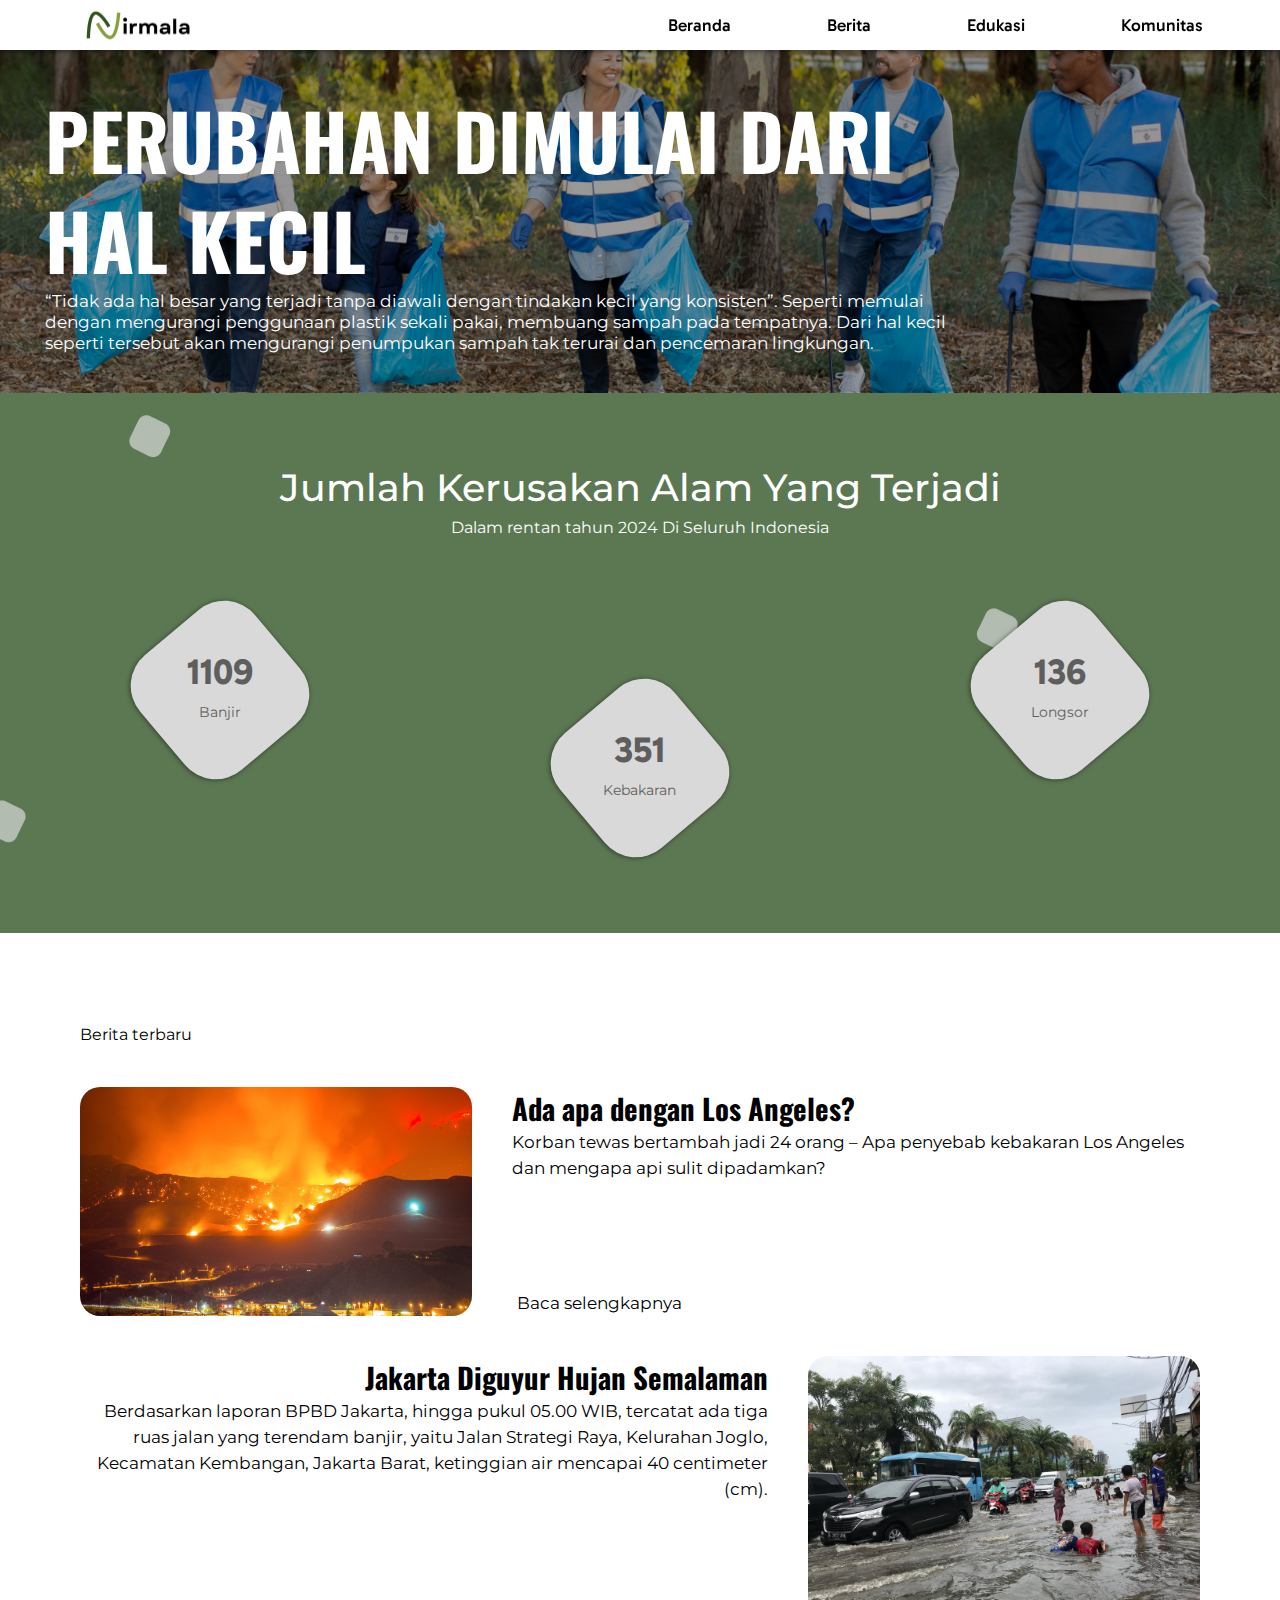
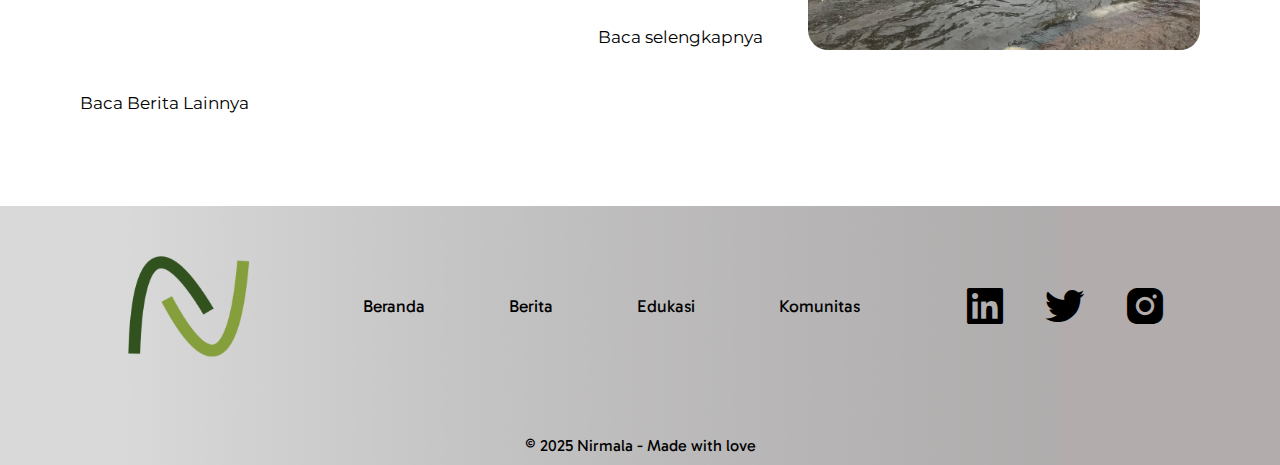
<file: index.html>
<!DOCTYPE html>
<html lang="en">
  <head>
    <meta charset="UTF-8" />
    <meta name="viewport" content="width=device-width, initial-scale=1.0" />
    <title>Nirmala - Nurturing Nature : A Holistic Approach Two Enviromental Sustainability
    </title>
    <link rel="shortcut icon" href="logo/logoN.png" type="img">
    <link rel="stylesheet" href="cssKK.css"/>
    <link href="https://unpkg.com/boxicons@2.1.4/css/boxicons.min.css" rel="stylesheet"/>
  </head>
  <body>

<!-- header start -->
    <header>
        <div class="navbro">
            <a href="https://censafz.github.io/nirmalanuture/" class="logo"><img src="logo/Untitled (1920 x 1080 px).png" width="120px" alt=""></a>
            <span><i class="bx bx-menu" id="menu-icon"></i></span>
        </div>
        <nav class="navbar">
            <span><a href="https://censafz.github.io/nirmalanuture/">Beranda</a></span>
            <span><a href="https://censafz.github.io/nirmalaberita/">Berita</a></span>
            <span><a href="https://censafz.github.io/nirmalaedukasi/">Edukasi</a></span>
            <span><a href="https://censafz.github.io/nirmalakomunitas/">Komunitas</a></span>
        </nav>
    </header>
<!-- header end -->

<!-- beranda start -->
    <section class="beranda" id="beranda">
        <div class="konten-beranda">
            <h1 class="h1">PERUBAHAN DIMULAI DARI HAL KECIL</h1>
            <p class="p">“Tidak ada hal besar yang terjadi tanpa diawali dengan tindakan kecil yang konsisten”. Seperti memulai dengan mengurangi penggunaan plastik sekali pakai, membuang sampah pada tempatnya. Dari hal kecil seperti tersebut akan mengurangi penumpukan sampah tak terurai dan pencemaran lingkungan.</p>
        </div>
    </section>
<!-- beranda end -->

<!-- keerusakan start -->
    <section class="kerusakan-alam">
        <div class="title">
          <h1 class="h1">Jumlah Kerusakan Alam Yang Terjadi</h1>
          <p class="p">Dalam rentan tahun 2024 Di Seluruh Indonesia</p>
        </div>
        <div class="elemen">
            <div class="card">
                <div class="angka">
                    <h2 class="number">1109</h2>
                    <p class="p">Banjir</p>
                </div>
            </div>
            <div class="card">
                <div class="angka">
                    <h2 class="number">351</h2>
                    <p class="p">Kebakaran</p>
                </div>
            </div>
            <div class="card">
                <div class="angka">
                    <h2 class="number">136</h2>
                    <p class="p">Longsor</p>
                </div>
            </div>
        </div>
    </section>
<!-- kerusakan end -->

<!-- berita start -->
    <section class="berita" id="berita">
        <div class="title">
            <p class="p">Berita terbaru</p>
        </div>
        <div class="konten-berita1">
            <img src="slider/1736353052_Fire-in-Los-Angeles-30000-evacuated-and-uncontainable-flames-state.jpg" alt="">
            <div class="element-berita">
                <div class="judul-isi">
                    <h3 class="h3">Ada apa dengan Los Angeles?</h3>
                    <p class="p">Korban tewas bertambah jadi 24 orang – Apa penyebab kebakaran Los Angeles dan mengapa api sulit dipadamkan?</p>
                </div>
                <div class="menu-berita">
                    <a href="https://www.bbc.com/indonesia/articles/cvg7glg03meo#:~:text=Korban%20tewas%20bertambah%20jadi%2024%20orang%20%E2%80%93%20Apa,Palisades%2C%20Los%20Angeles%2C%20California.%20Diperbarui%2013%20Januari%202025" target="_blank"><p class="p">Baca selengkapnya</p></a>
                </div>
            </div>
        </div>
        <div class="konten-berita2">
            <div class="element-berita">
                <div class="judul-isi">
                    <h3 class="h3">Jakarta Diguyur Hujan Semalaman</h3>
                    <p class="p">Berdasarkan laporan BPBD Jakarta, hingga pukul 05.00 WIB, tercatat ada tiga ruas jalan yang terendam banjir, yaitu Jalan Strategi Raya, Kelurahan Joglo, Kecamatan Kembangan, Jakarta Barat, ketinggian air mencapai 40 centimeter (cm).</p>
                </div>
                <div class="menu-berita">
                    <a href="https://megapolitan.kompas.com/read/2025/01/09/08064371/diguyur-hujan-semalaman-3-ruas-jalan-di-jakarta-masih-banjir" target="_blank"><p class="p">Baca selengkapnya</p></a>
                </div>
            </div>
            <img src="slider/shutterstock_1750718978-1.jpg" alt="">

        </div>
        
        <a href="https://censafz.github.io/nirmalaberita/"><p class="p lainya">Baca Berita Lainnya</p></a>
    </section>
<!-- berita end -->

    <footer class="footer">
    <div class="footer1">
        <img src="logo/logoN.png" alt="Your Logo">

        <ul class="list">
            <li>
                <a href="https://censafz.github.io/nirmalanuture/">Beranda</a>
            </li>
            <li>
                <a href="https://censafz.github.io/nirmalaberita/">Berita</a>
            </li>
            <li>
                <a href="https://censafz.github.io/nirmalaedukasi/">Edukasi</a>
            </li>
            <li>
                <a href="https://censafz.github.io/nirmalakomunitas/">Komunitas</a>
            </li>
        </ul>
        <div class="social-icons">
            <a href="https://id.linkedin.com/company/kementerian-lingkungan-hidup-dan-kehutanan" target="_blank">
                <i class='bx bxl-linkedin-square'></i>
            </a>
            <a href="https://x.com/KementerianLHK/status/1874147819969536353" target="_blank">
                <i class='bx bxl-twitter'></i>
            </a>
            <a href="https://www.instagram.com/kementerianlhk/" target="_blank">
                <i class='bx bxl-instagram-alt'></i>
            </a>
        </div>
    </div>

        <p class="copyright">
            © 2025 Nirmala - Made with love
        </p>
    </footer>
    <script src="javakita.js"></script>
  </body>
</html>
</file>
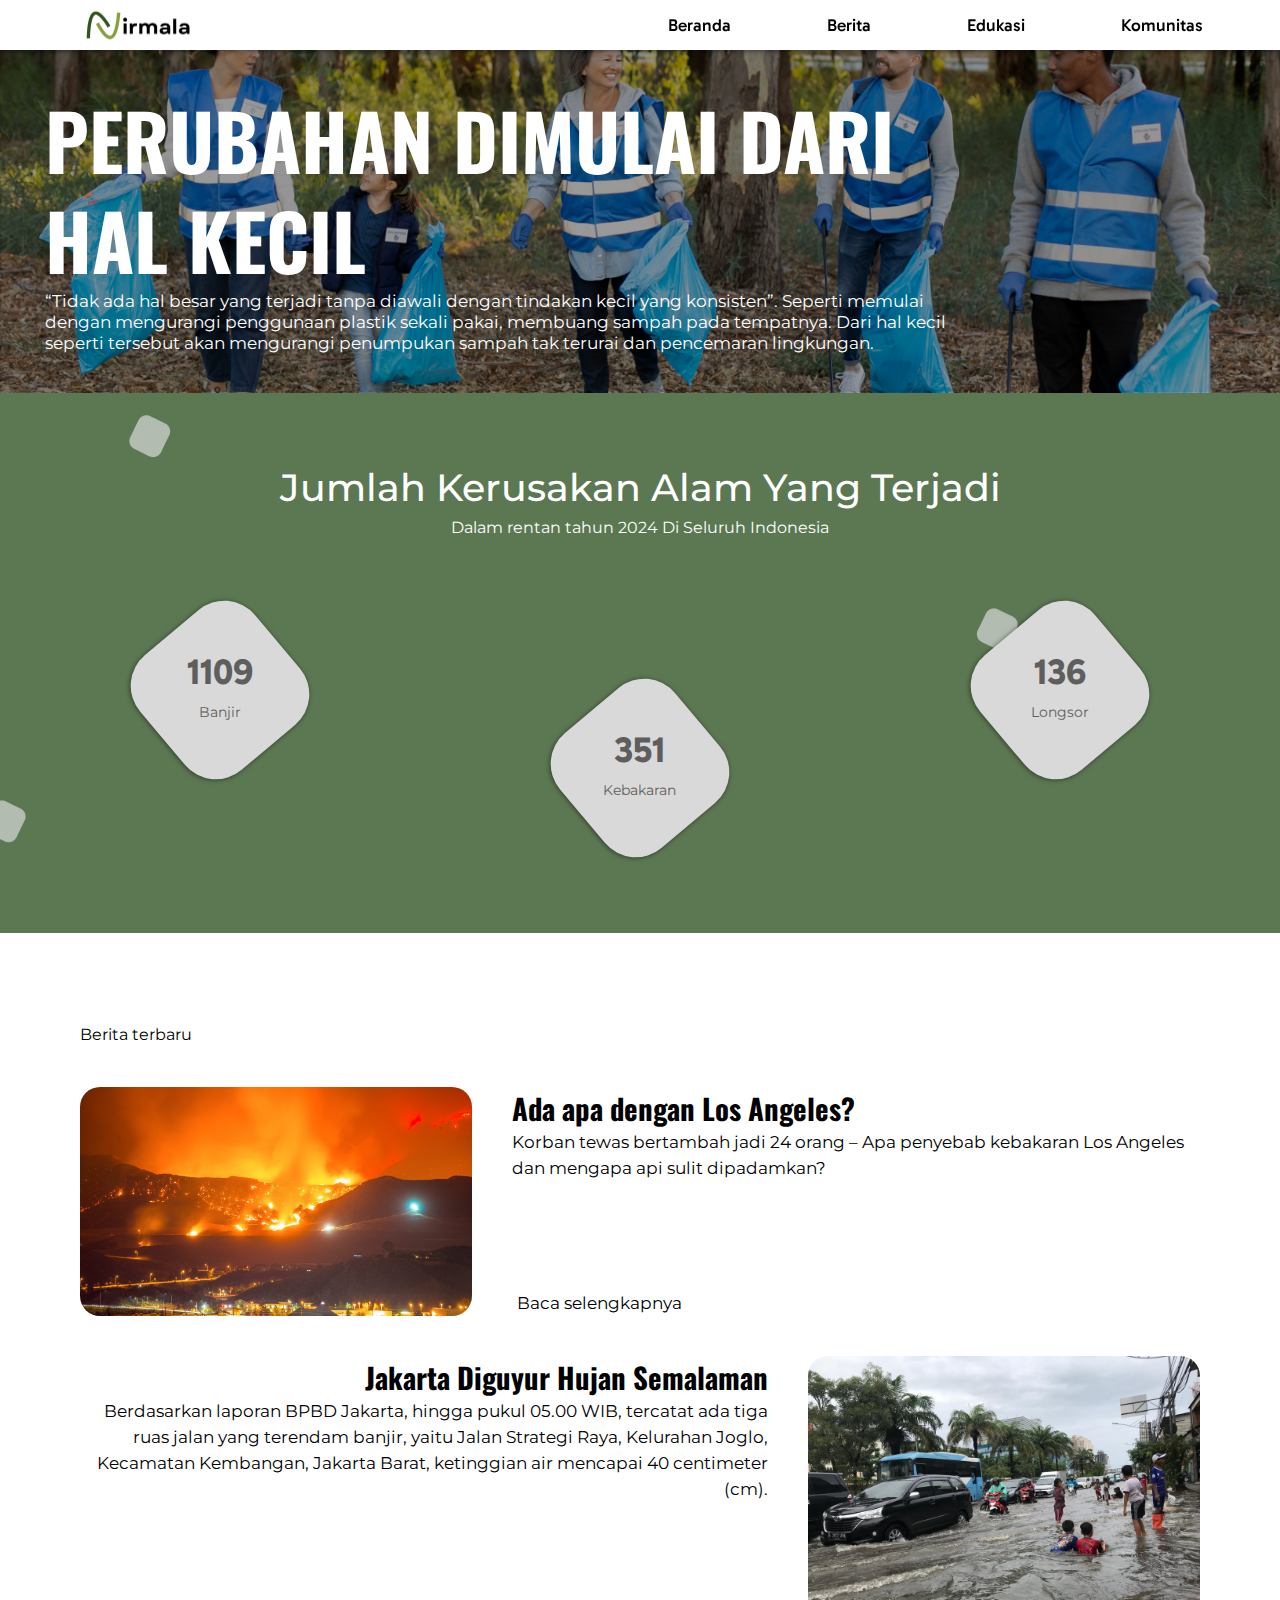
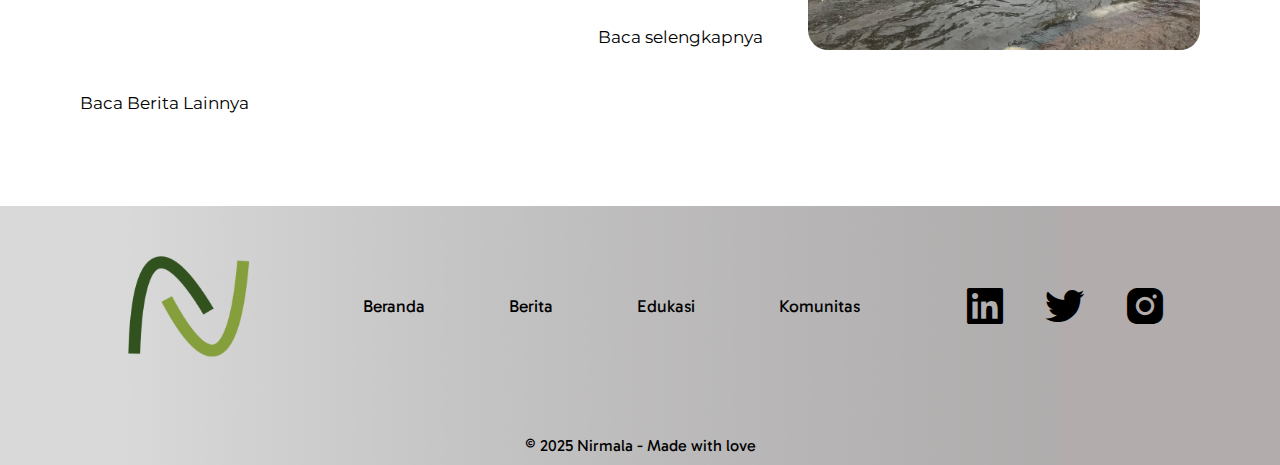
<file: beranda.html>
<!DOCTYPE html>
<html lang="en">
  <head>
    <meta charset="UTF-8" />
    <meta name="viewport" content="width=device-width, initial-scale=1.0" />
    <title>Nirmala - Nurturing Nature : A Holistic Approach Two Enviromental Sustainability
    </title>
    <link rel="shortcut icon" href="logo/logoN.png" type="img">
    <link rel="stylesheet" href="cssKK.css"/>
    <link href="https://unpkg.com/boxicons@2.1.4/css/boxicons.min.css" rel="stylesheet"/>
  </head>
  <body>

<!-- header start -->
    <header>
        <div class="navbro">
            <a href="#beranda" class="logo"><img src="logo/Untitled (1920 x 1080 px).png" width="120px" alt=""></a>
            <span><i class="bx bx-menu" id="menu-icon"></i></span>
        </div>
        <nav class="navbar">
            <span><a href="#beranda">Beranda</a></span>
            <span><a href="berita.html">Berita</a></span>
            <span><a href="edukasi.html">Edukasi</a></span>
            <span><a href="komunitas.html">Komunitas</a></span>
        </nav>
    </header>
<!-- header end -->

<!-- beranda start -->
    <section class="beranda" id="beranda">
        <div class="konten-beranda">
            <h1 class="h1">PERUBAHAN DIMULAI DARI HAL KECIL</h1>
            <p class="p">“Tidak ada hal besar yang terjadi tanpa diawali dengan tindakan kecil yang konsisten”. Seperti memulai dengan mengurangi penggunaan plastik sekali pakai, membuang sampah pada tempatnya. Dari hal kecil seperti tersebut akan mengurangi penumpukan sampah tak terurai dan pencemaran lingkungan.</p>
        </div>
    </section>
<!-- beranda end -->

<!-- keerusakan start -->
    <section class="kerusakan-alam">
        <div class="title">
          <h1 class="h1">Jumlah Kerusakan Alam Yang Terjadi</h1>
          <p class="p">Dalam rentan tahun 2024 Di Seluruh Indonesia</p>
        </div>
        <div class="elemen">
            <div class="card">
                <div class="angka">
                    <h2 class="number">1109</h2>
                    <p class="p">Banjir</p>
                </div>
            </div>
            <div class="card">
                <div class="angka">
                    <h2 class="number">351</h2>
                    <p class="p">Kebakaran</p>
                </div>
            </div>
            <div class="card">
                <div class="angka">
                    <h2 class="number">136</h2>
                    <p class="p">Longsor</p>
                </div>
            </div>
        </div>
    </section>
<!-- kerusakan end -->

<!-- berita start -->
    <section class="berita" id="berita">
        <div class="title">
            <p class="p">Berita terbaru</p>
        </div>
        <div class="konten-berita1">
            <img src="slider/1736353052_Fire-in-Los-Angeles-30000-evacuated-and-uncontainable-flames-state.jpg" alt="">
            <div class="element-berita">
                <div class="judul-isi">
                    <h3 class="h3">Ada apa dengan Los Angeles?</h3>
                    <p class="p">Korban tewas bertambah jadi 24 orang – Apa penyebab kebakaran Los Angeles dan mengapa api sulit dipadamkan?</p>
                </div>
                <div class="menu-berita">
                    <a href="https://www.bbc.com/indonesia/articles/cvg7glg03meo#:~:text=Korban%20tewas%20bertambah%20jadi%2024%20orang%20%E2%80%93%20Apa,Palisades%2C%20Los%20Angeles%2C%20California.%20Diperbarui%2013%20Januari%202025" target="_blank"><p class="p">Baca selengkapnya</p></a>
                </div>
            </div>
        </div>
        <div class="konten-berita2">
            <div class="element-berita">
                <div class="judul-isi">
                    <h3 class="h3">Jakarta Diguyur Hujan Semalaman</h3>
                    <p class="p">Berdasarkan laporan BPBD Jakarta, hingga pukul 05.00 WIB, tercatat ada tiga ruas jalan yang terendam banjir, yaitu Jalan Strategi Raya, Kelurahan Joglo, Kecamatan Kembangan, Jakarta Barat, ketinggian air mencapai 40 centimeter (cm).</p>
                </div>
                <div class="menu-berita">
                    <a href="https://megapolitan.kompas.com/read/2025/01/09/08064371/diguyur-hujan-semalaman-3-ruas-jalan-di-jakarta-masih-banjir" target="_blank"><p class="p">Baca selengkapnya</p></a>
                </div>
            </div>
            <img src="slider/shutterstock_1750718978-1.jpg" alt="">

        </div>
        
        <a href="berita.html"><p class="p lainya">Baca Berita Lainnya</p></a>
    </section>
<!-- berita end -->

    <footer class="footer">
    <div class="footer1">
        <img src="logo/logoN.png" alt="Your Logo">

        <ul class="list">
            <li>
                <a href="#beranda">Beranda</a>
            </li>
            <li>
                <a href="berita.html">Berita</a>
            </li>
            <li>
                <a href="edukasi.html">Edukasi</a>
            </li>
            <li>
                <a href="komunitas.html">Komunitas</a>
            </li>
        </ul>
        <div class="social-icons">
            <a href="https://id.linkedin.com/company/kementerian-lingkungan-hidup-dan-kehutanan" target="_blank">
                <i class='bx bxl-linkedin-square'></i>
            </a>
            <a href="https://x.com/KementerianLHK/status/1874147819969536353" target="_blank">
                <i class='bx bxl-twitter'></i>
            </a>
            <a href="https://www.instagram.com/kementerianlhk/" target="_blank">
                <i class='bx bxl-instagram-alt'></i>
            </a>
        </div>
    </div>

        <p class="copyright">
            © 2025 Nirmala - Made with love
        </p>
    </footer>
    <script src="javakita.js"></script>
  </body>
</html>
</file>
<file: cssKK.css>
@import url('https://fonts.googleapis.com/css2?family=Gabarito:wght@400..900&display=swap');
@import url('https://fonts.googleapis.com/css2?family=Montserrat:ital,wght@0,100..900;1,100..900&family=Oswald:wght@200..700&display=swap');

* {
  margin: 0;
  padding: 0;
  box-sizing: border-box;
  text-decoration: none;
  border: none;
  outline: none;
  scroll-behavior: smooth;
  font-family: "Gabarito", sans-serif;
}
html {
  font-size: 60%;
  overflow-x: hidden;
}
:root {
  --second-bg-color: white;
  --text-color: black;
  --main-color: #859F3D;
}
body{
    background: var(--bg-color);
    color: var(--text-color);
    font-family: "Montserrat", sans-serif;
}
header{
    z-index: 9999;
    position: sticky;
    width: 100%;
    top: 0;
    left: 0;
    height: 50px;
    padding: 0px 6%;
    background:white;
    box-shadow: 0 1px 5px rgb(0, 0, 0,0.5);
    display: flex;
    transition: 0.1s ease;
}
#menu-icon{
    font-size: 3.6rem;
    color: var(--text-color);
    display: none;
    cursor: pointer;
    z-index: 999;
}
.navbar{
    display: flex;
    align-items: center;
}
.navbro{
  display: flex;
  justify-content: flex-end;
  align-items: center;
  margin-right: auto;
  background-color: white;
  width: 100%;
  height: 50px;
  background-color: white;
  z-index: 999;
  padding-top: 8px;
}
.logo{
    font-size: 3rem;
    color: #54473F;
    font-weight: 800;
    cursor: pointer;
    margin-right: auto;
    transition: 0.1s ease;
}
.logo :hover{
    scale: 1.2;
}
.navbro span{
    color: #54473F;
}
span{
    color: var(--main-color);
}
.navbar a{
    font-size: 1.8rem;
    color: var(--text-color);
    margin-left: 10rem;
    font-weight: 500;
    border-bottom: 3px solid transparent;
}
.navbar a:hover{
    border-bottom: 3px solid var(--main-color);
    color: var(--main-color);
}
section{
    padding: 20px 25px;
    box-sizing: border-box;
}
.h1{
    font-family: "Oswald";
    color: var(--second-bg-color);
    font-size: 8rem;
    font-weight: 800;
    line-height: 1.3;
}
.p{
    color: var(--second-bg-color);
    font-size: 1.8rem;
    font-family: Montserrat;
}
.h3{
    font-family: "Oswald";
    font-size: 3rem;
}

/* beranda start */
.beranda{
    background-image: linear-gradient(rgba(0,0,0,0.4),rgba(0,0,0,0.4)),url(slider/1.png);
    background-position: center;
    background-size: cover;
}
.konten-beranda{
    align-items: center;
    padding: 20px 20px;
    max-width: 80%;
}
/* beranda end */

/* keruskakan start */
.kerusakan-alam .h1{
    font-family: montserrat;
    font-size: 4rem;
    font-weight: 500;
    margin-bottom: 5px;
}
.title .p{
    color: var(--second-bg-color);
}
.kerusakan-alam h2{
    color:#5F5E5E;
}
.kerusakan-alam{
    padding-top: 70px;
    padding-bottom: 90px;
    background-image: url(elemen/Screenshot\ 2025-01-15\ 113952.png);
    align-items: center;
    justify-content: center;
    text-align: center;
}
.jumlah-kerusakan{
    display: flex;
    flex-wrap: wrap;
    justify-content: center;
    gap: 20%;
}
.elemen{
    justify-items: center;
    gap: 30px;
    display: grid;
    grid-template-columns: repeat(auto-fit,minmax(300px, 1fr));
}
.card {
    display: flex;
    rotate: 50deg;
    margin-top:20% ;
    background-color: #D9D9D9;
    border-radius: 40px;
    padding: 20px;
    text-align: center;
    align-items: center;
    justify-content: center;
    width: 150px;
    height: 150px;
    box-shadow: 0 1px 5px rgb(0, 0, 0,0.5);
}
.elemen > :nth-child(2){
    margin-top: 40%;
}
.angka{
    rotate: -50deg;
    align-items: center;
}
.card h2 {
   font-size: 24px;
   margin-bottom: 10px;
}

.card .p {
    color: #5F5E5E;
    font-size: 14px;
    margin-bottom: 10px;
}
  
.card .number {
    font-size: 36px;
    font-weight: bold;
}
  /* kerusakan end */

  .logo-container {
    display: flex;
    flex-wrap: wrap;
    justify-content: center;
    align-items: center;
    gap: 30px;
    height: 100vh;
}
.logocom {
    width: 160px;
    filter: grayscale(100%); 
    transition: filter 0.3s; 
}
.logocom:hover {
    filter: grayscale(0%); 
}
.logo-container {
    padding-top: 50px; 
}
  
  /* berita start */
.title p {
    font-size: 16px;
    color: black;
  }
  .berita{
    display: flex;
    flex-direction: column;
    padding: 90px 80px;
    gap: 40px;
    
  }
  .berita img{
    width: 35%;
    border-radius: 20px;
} 
.konten-berita1{
    display: flex;
    gap: 0 40px;
    height: 50%;
    position: relative;
}
.konten-berita2{
    display: flex;
    gap: 0 40px;
    height: 50%;
    position: relative;
    text-align: end;
}
.konten-berita3{
    display: flex;
    gap: 0 40px;
    height: 50%;
    position: relative;
}
.konten-berita4{
    display: flex;
    gap: 0 40px;
    height: 50%;
    position: relative;
    text-align: end;
}
.konten-berita5{
    display: flex;
    gap: 0 40px;
    height: 50%;
    position: relative;

}
.konten-berita6{
    display: flex;
    gap: 0 40px;
    height: 50%;
    position: relative;
    text-align: end;
}
.konten-berita7{
    display: flex;
    gap: 0 40px;
    height: 50%;
    position: relative;
}
.konten-berita8{
    display: flex;
    gap: 0 40px;
    height: 50%;
    position: relative;
    text-align: end;
}

.berita .p{
    line-height: 1.5;
    color: black;
}
.konten-berita h3{
    font-family: "Oswald";
}
.konten-berita1 .menu-berita {
    position: absolute;
    bottom: 0;
    left: 39%;
}
.konten-berita3 .menu-berita{
    position: absolute;
    bottom: 0;
    left: 39%;
}
.konten-berita5 .menu-berita{
    position: absolute;
    bottom: 0;
    left: 39%;
}
.konten-berita2 .menu-berita{
    position: absolute;
    bottom: 0;
    right: 39%;
}
.konten-berita4 .menu-berita{
    position: absolute;
    bottom: 0;
    right: 39%;
}
.konten-berita6 .menu-berita{
    position: absolute;
    bottom: 0;
    right: 39%;
}
.menu-berita :hover{
    color:#859F3D;
    font-weight: 600;
}
.lainya :hover{
    color:#859F3D;
    font-weight: 600;
}
/* berita end */

.social-icons a{
    display: inline-flex;
    justify-content: center;
    align-items: center;
    font-size: 5rem;
    padding: 1rem;
    background: transparent;
    color: var(--text-color);
    margin: 3rem 0.5rem;
    transition: 0.3s ease;
}
.footer{
    background-image: url(elemen/Screenshot\ 2025-01-15\ 130912.png); 
    padding: 10px 0;
}
footer img {
    width: 180px; /* Adjust the width as needed */ 
}
.footer1 {
    display: flex;
    justify-content: space-evenly;
    padding: 0 50px;
    align-items: center;
}
.footer1 .list li {
    margin: 40px;
}
.footer .social-icons{
    text-align: center;
}
.footer ul{
    text-align: center;
    font-size: 1.8rem;
}
.footer ul li{
    display: inline-block;
    margin-left: 20px;
}
.footer ul li a{
    color: black;
    border-bottom: 3px solid transparent;
    transition: 0.3s ease-in-out;
}
.footer ul li a:hover{
    border-bottom: 3px solid var(--text-color);
}
.copyright{
    text-align: center;
    margin-top: 40px;
    font-size: 16px;
}
::-webkit-scrollbar{
    display: none;
}
::-webkit-scrollbar-thumb{
    background-color: var(--main-color);
}
::-webkit-scrollbar-track{
    background-color: var(--bg-color);
}
@media(max-width:1024px){
    #menu-icon{
        display: block;
    }
    .navbar{
        position: absolute;
        top: 100%;
        right: 0;
        padding: 1rem 3rem;
        background-color: white;
        border-bottom-right-radius: 2rem; 
        border-bottom-left-radius: 2rem;
        width: 100%;
        display: none;
    }
    .navbar a{
        display:block;
        font-size: 2rem;
        margin: 3rem 0;
        color: var(--text-color);
    }
    .navbar.active{
        display: flex;
        flex-direction: column;
        transition: 0.5s ease;
    }
    .konten-beranda{
        align-items: center;
        padding: 100px 20px;
        max-width: auto;
    }
    .h1{
        font-family: "Oswald";
        color: var(--second-bg-color);
        font-size: 6rem;
        font-weight: 800;
        line-height: 1.3;
    }
    .elemen > :nth-child(2){
        margin-top:20% ;
    }
    .berita img{
        width: 35%;
        border-radius: 20px;
        display: none;
    } 
    .konten-berita1{
        background-image: linear-gradient(rgba(4, 4, 4, 0.5),rgba(4, 4, 4, 0.5)), url(slider/1736353052_Fire-in-Los-Angeles-30000-evacuated-and-uncontainable-flames-state.jpg);
        background-position: center;
        background-size: cover;
        border-radius: 20px;
        padding: 20px;
        color: white;
    }
    .konten-berita1 .p{
        color: white;
    }
    .konten-berita2{
        background-image: linear-gradient(rgba(4, 4, 4, 0.5),rgba(4, 4, 4, 0.5)), url(slider/shutterstock_1750718978-1.jpg);
        background-position: center;
        text-align: left;
        background-size: cover;
        border-radius: 20px;
        padding: 30px;
        color: white;
    }
    .konten-berita2 .p{
        color: white;
    }
    .konten-berita3{
        background-image: linear-gradient(rgba(4, 4, 4, 0.5),rgba(4, 4, 4, 0.5)), url(slider/OIP.jpeg);
        background-position: center;
        text-align: left;
        background-size: cover;
        border-radius: 20px;
        padding: 30px;
        color: white;
    }
    .konten-berita3 .p{
        color: white;
    }
    .konten-berita4{
        background-image: linear-gradient(rgba(4, 4, 4, 0.5),rgba(4, 4, 4, 0.5)), url(slider/OIP\ \(1\).jpeg);
        background-position: center;
        text-align: left;
        background-size: cover;
        border-radius: 20px;
        padding: 30px;
        color: white;
    }
    .konten-berita4 .p{
        color: white;
    }
    .konten-berita5{
        background-image: linear-gradient(rgba(4, 4, 4, 0.5),rgba(4, 4, 4, 0.5)), url(slider/download.jpeg);
        background-position: center;
        text-align: left;
        background-size: cover;
        border-radius: 20px;
        padding: 30px;
        color: white;
    }
    .konten-berita5 .p{
        color: white;
    }
    .konten-berita6{
        background-image: linear-gradient(rgba(4, 4, 4, 0.5),rgba(4, 4, 4, 0.5)), url(slider/093386800_1452074417-2016-01-06-ilustrasi_gempa.webp);
        background-position: center;
        text-align: left;
        background-size: cover;
        border-radius: 20px;
        padding: 30px;
        color: white;
    }
    .konten-berita6 .p{
        color: white;
    }
    .konten-berita7{
        background-image: linear-gradient(rgba(4, 4, 4, 0.5),rgba(4, 4, 4, 0.5)), url(slider/download\ \(1\).jpeg);
        background-position: center;
        text-align: left;
        background-size: cover;
        border-radius: 20px;
        padding: 30px;
        color: white;
    }
    .konten-berita7 .p{
        color: white;
    }
    .konten-berita8{
        background-image: linear-gradient(rgba(4, 4, 4, 0.5),rgba(4, 4, 4, 0.5)), url(slider/shutterstock_1750718978-1.jpg);
        background-position: center;
        text-align: left;
        background-size: cover;
        border-radius: 20px;
        padding: 30px;
        color: white;
    }
    .konten-berita8 .p{
        color: white;
    }
    .menu-berita :hover{
        color:#859F3D;
    }
    .konten-berita1 .menu-berita{
        position: static;
        margin-top: 20px;
    }
    .konten-berita2 .menu-berita{
        position: static;
        margin-top: 20px;
    }
    .konten-berita3 .menu-berita{
        position: static;
        margin-top: 20px;
    }
    .konten-berita4 .menu-berita{
        position: static;
        margin-top: 20px;
    }
    .konten-berita5 .menu-berita{
        position: static;
        margin-top: 20px;
    }
    .konten-berita6 .menu-berita{
        position: static;
        margin-top: 20px;
    }
    .konten-berita7 .menu-berita{
        position: static;
        margin-top: 20px;
    }
    .konten-berita8 .menu-berita{
        position: static;
        margin-top: 20px;
    }
    .footer1 {
        display: flex;
        justify-content: space-evenly;
        padding: 0 50px;
        align-items: center;
        flex-direction: column;
    }

}
</file>
